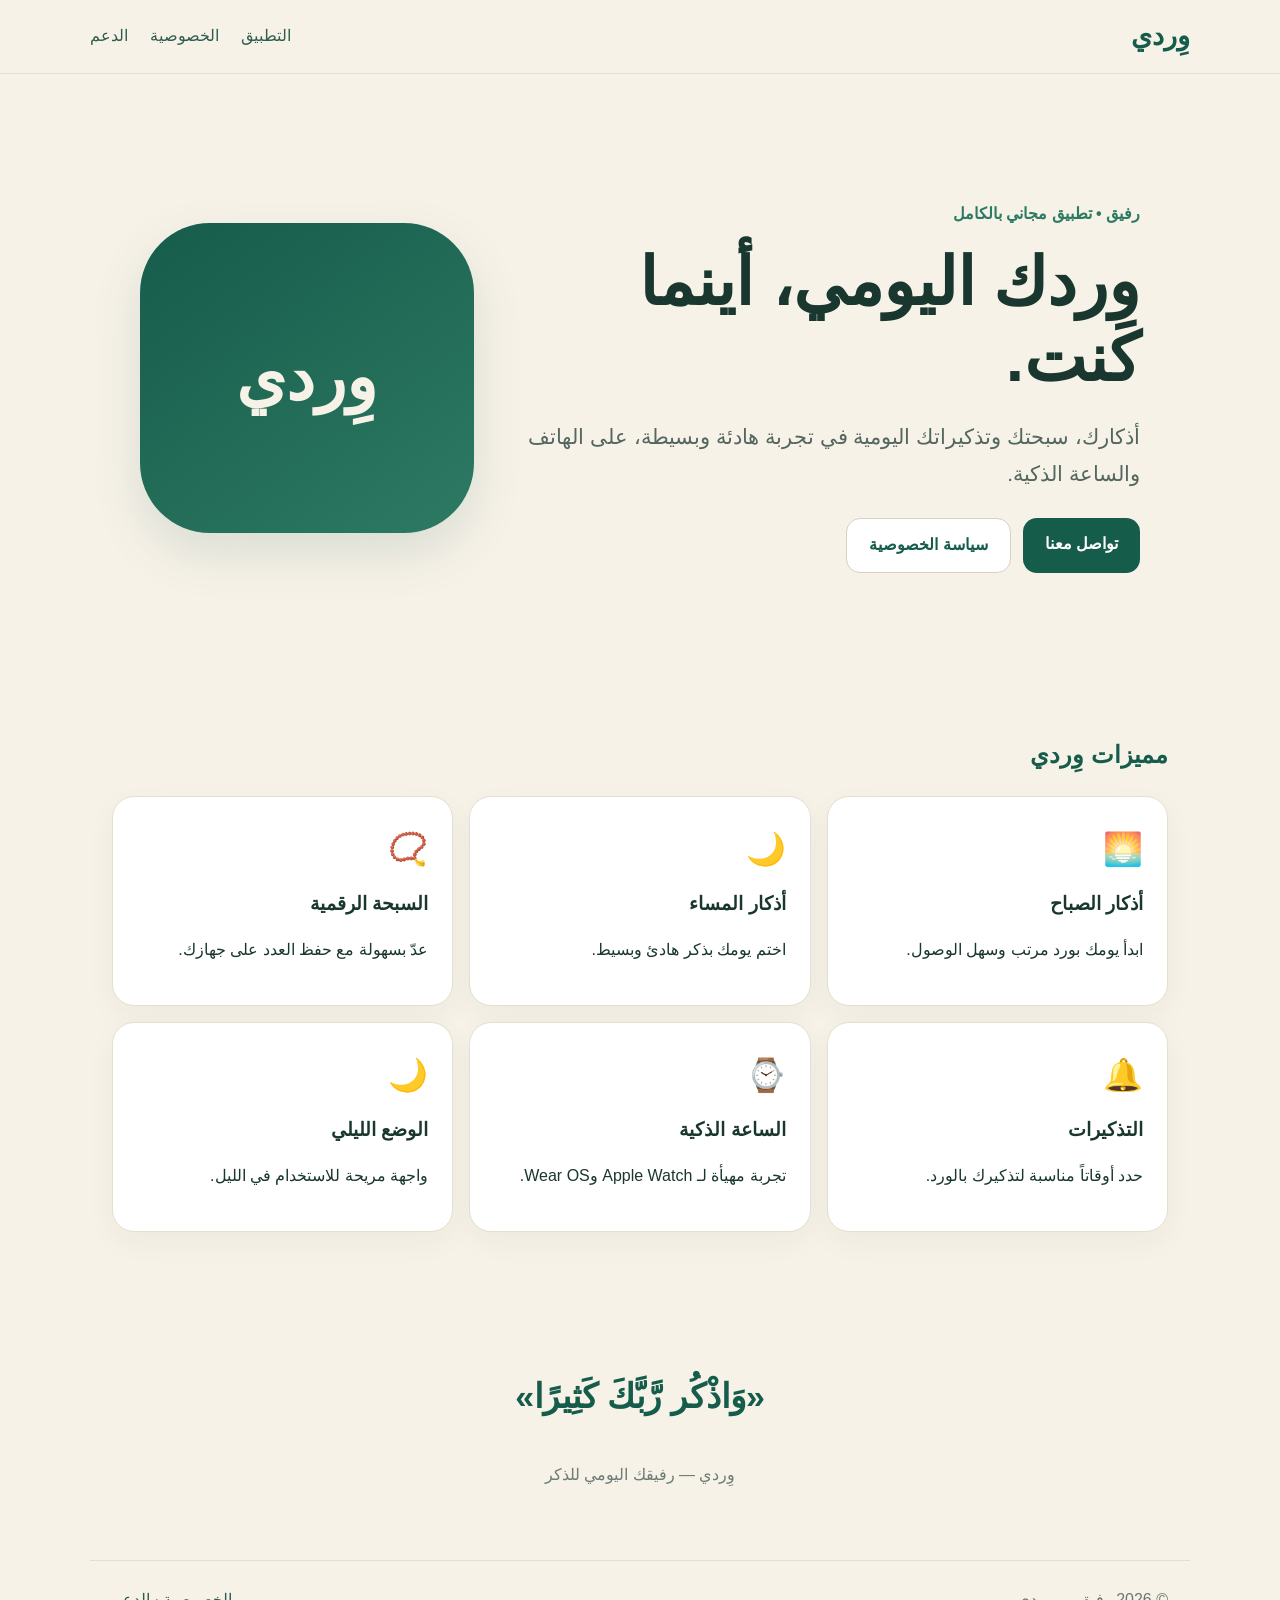
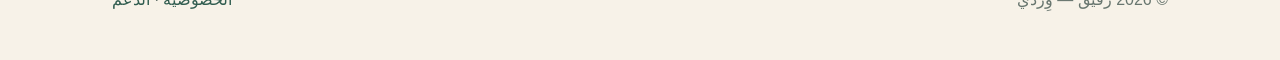
<file: index.html>
<!doctype html>
<html lang="ar" dir="rtl">
<head>
<meta charset="utf-8">
<meta name="viewport" content="width=device-width,initial-scale=1">
<title>وِردي — وردك اليومي، أينما كنت</title>
<meta name="description" content="وِردي تطبيق مجاني للأذكار والسبحة الرقمية، للهاتف والساعة الذكية.">
<link rel="stylesheet" href="style.css">
</head>
<body>
<header class="nav">
  <a class="brand" href="index.html">وِردي</a>
  <nav>
    <a href="index.html">التطبيق</a>
    <a href="privacy.html">الخصوصية</a>
    <a href="support.html">الدعم</a>
  </nav>
</header>
<main>
<section class="hero">
  <div>
    <p class="eyebrow">رفيق • تطبيق مجاني بالكامل</p>
    <h1>وِردك اليومي، أينما كنت.</h1>
    <p class="lead">أذكارك، سبحتك وتذكيراتك اليومية في تجربة هادئة وبسيطة، على الهاتف والساعة الذكية.</p>
    <div class="buttons">
      <a class="button" href="support.html">تواصل معنا</a>
      <a class="button secondary" href="privacy.html">سياسة الخصوصية</a>
    </div>
  </div>
  <div class="mark">وِردي</div>
</section>

<section class="section">
<h2>مميزات وِردي</h2>
<div class="grid">
<article><span>🌅</span><h3>أذكار الصباح</h3><p>ابدأ يومك بورد مرتب وسهل الوصول.</p></article>
<article><span>🌙</span><h3>أذكار المساء</h3><p>اختم يومك بذكر هادئ وبسيط.</p></article>
<article><span>📿</span><h3>السبحة الرقمية</h3><p>عدّ بسهولة مع حفظ العدد على جهازك.</p></article>
<article><span>🔔</span><h3>التذكيرات</h3><p>حدد أوقاتاً مناسبة لتذكيرك بالورد.</p></article>
<article><span>⌚</span><h3>الساعة الذكية</h3><p>تجربة مهيأة لـ Apple Watch وWear OS.</p></article>
<article><span>🌙</span><h3>الوضع الليلي</h3><p>واجهة مريحة للاستخدام في الليل.</p></article>
</div>
</section>

<section class="section quote">
<p>«وَاذْكُر رَّبَّكَ كَثِيرًا»</p>
<small>وِردي — رفيقك اليومي للذكر</small>
</section>
</main>
<footer>
  <span>© 2026 رفيق — وِردي</span>
  <span><a href="privacy.html">الخصوصية</a> · <a href="support.html">الدعم</a></span>
</footer>
</body>
</html>
</file>
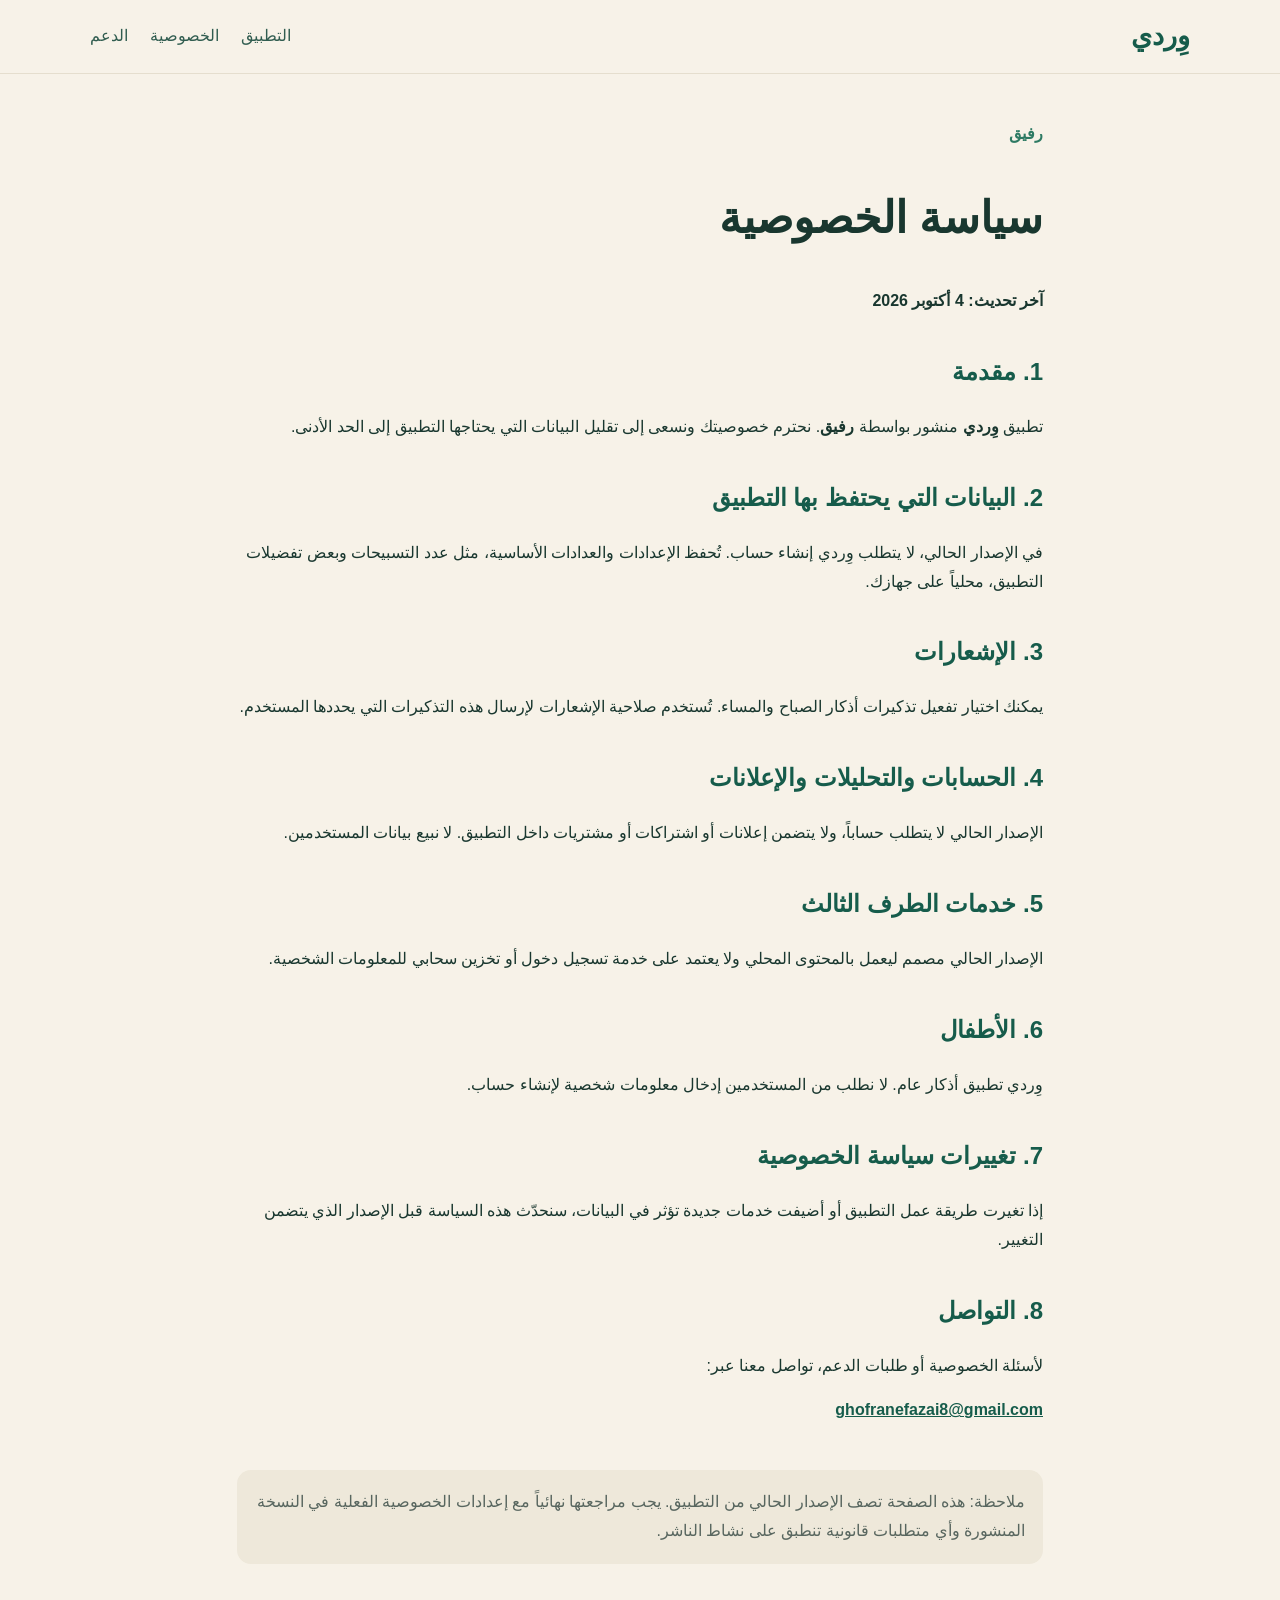
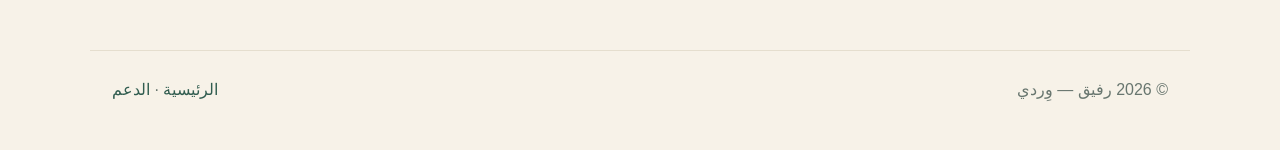
<file: privacy.html>
<!doctype html>
<html lang="ar" dir="rtl">
<head><meta charset="utf-8"><meta name="viewport" content="width=device-width,initial-scale=1">
<title>سياسة الخصوصية — وِردي</title><link rel="stylesheet" href="style.css"></head>
<body>
<header class="nav"><a class="brand" href="index.html">وِردي</a><nav><a href="index.html">التطبيق</a><a href="privacy.html">الخصوصية</a><a href="support.html">الدعم</a></nav></header>
<main class="document">
<p class="eyebrow">رفيق</p>
<h1>سياسة الخصوصية</h1>
<p><strong>آخر تحديث: 4 أكتوبر 2026</strong></p>

<h2>1. مقدمة</h2>
<p>تطبيق <strong>وِردي</strong> منشور بواسطة <strong>رفيق</strong>. نحترم خصوصيتك ونسعى إلى تقليل البيانات التي يحتاجها التطبيق إلى الحد الأدنى.</p>

<h2>2. البيانات التي يحتفظ بها التطبيق</h2>
<p>في الإصدار الحالي، لا يتطلب وِردي إنشاء حساب. تُحفظ الإعدادات والعدادات الأساسية، مثل عدد التسبيحات وبعض تفضيلات التطبيق، محلياً على جهازك.</p>

<h2>3. الإشعارات</h2>
<p>يمكنك اختيار تفعيل تذكيرات أذكار الصباح والمساء. تُستخدم صلاحية الإشعارات لإرسال هذه التذكيرات التي يحددها المستخدم.</p>

<h2>4. الحسابات والتحليلات والإعلانات</h2>
<p>الإصدار الحالي لا يتطلب حساباً، ولا يتضمن إعلانات أو اشتراكات أو مشتريات داخل التطبيق. لا نبيع بيانات المستخدمين.</p>

<h2>5. خدمات الطرف الثالث</h2>
<p>الإصدار الحالي مصمم ليعمل بالمحتوى المحلي ولا يعتمد على خدمة تسجيل دخول أو تخزين سحابي للمعلومات الشخصية.</p>

<h2>6. الأطفال</h2>
<p>وِردي تطبيق أذكار عام. لا نطلب من المستخدمين إدخال معلومات شخصية لإنشاء حساب.</p>

<h2>7. تغييرات سياسة الخصوصية</h2>
<p>إذا تغيرت طريقة عمل التطبيق أو أضيفت خدمات جديدة تؤثر في البيانات، سنحدّث هذه السياسة قبل الإصدار الذي يتضمن التغيير.</p>

<h2>8. التواصل</h2>
<p>لأسئلة الخصوصية أو طلبات الدعم، تواصل معنا عبر:</p>
<p><a class="email" href="mailto:ghofranefazai8@gmail.com">ghofranefazai8@gmail.com</a></p>

<p class="note">ملاحظة: هذه الصفحة تصف الإصدار الحالي من التطبيق. يجب مراجعتها نهائياً مع إعدادات الخصوصية الفعلية في النسخة المنشورة وأي متطلبات قانونية تنطبق على نشاط الناشر.</p>
</main>
<footer><span>© 2026 رفيق — وِردي</span><span><a href="index.html">الرئيسية</a> · <a href="support.html">الدعم</a></span></footer>
</body></html>
</file>
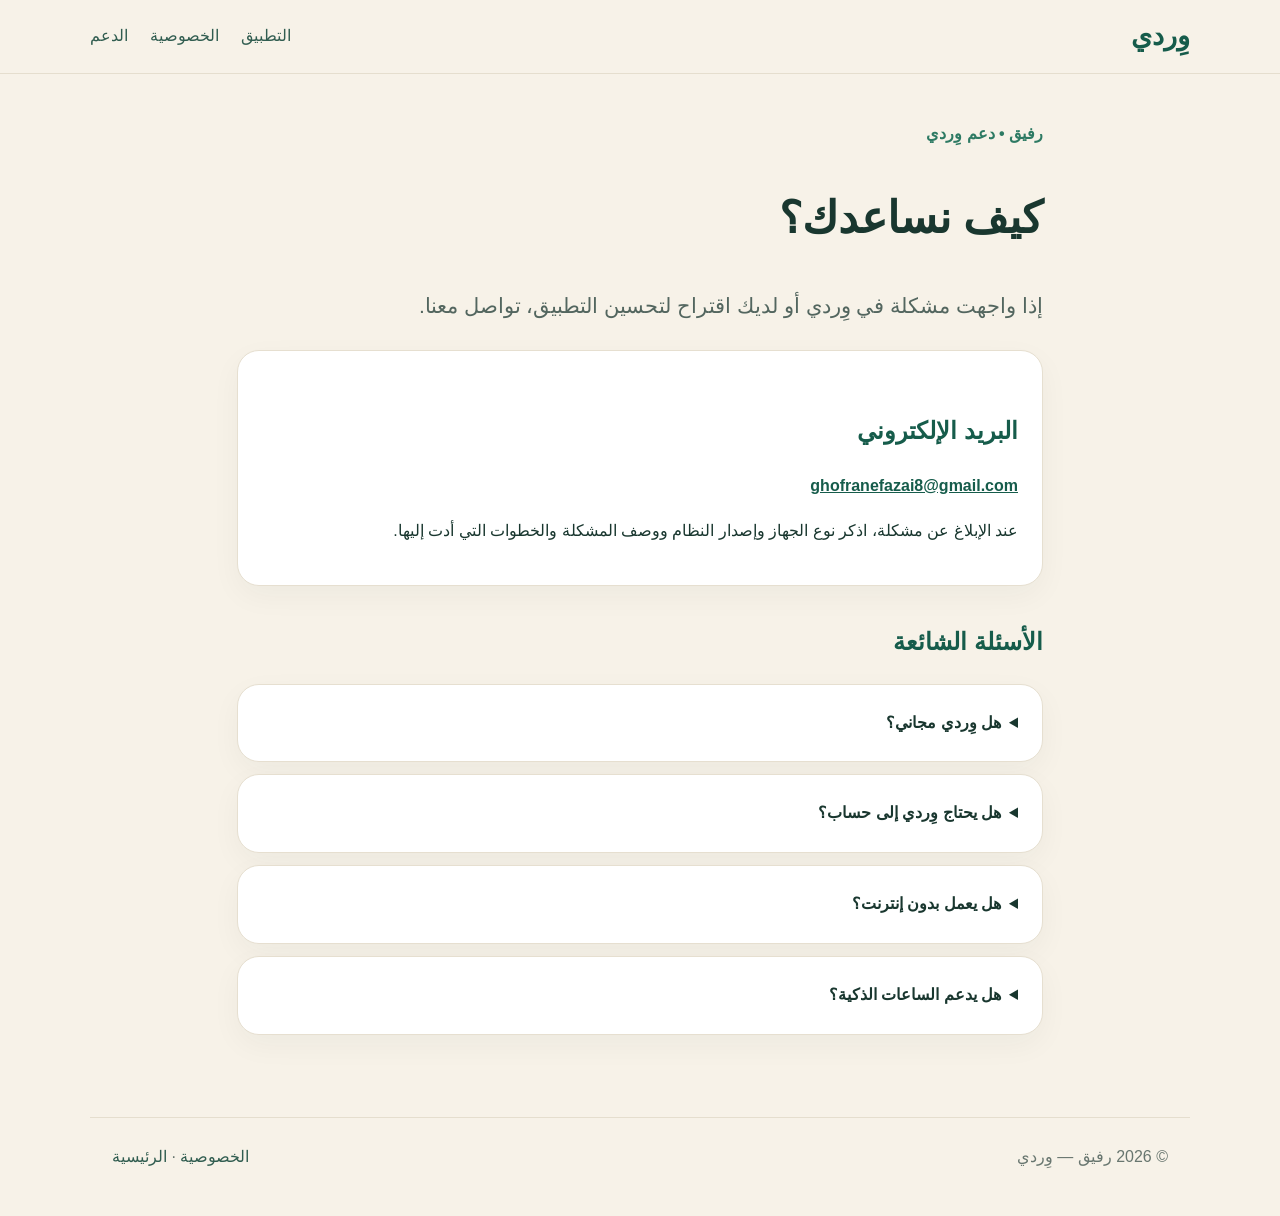
<file: support.html>
<!doctype html>
<html lang="ar" dir="rtl">
<head><meta charset="utf-8"><meta name="viewport" content="width=device-width,initial-scale=1">
<title>الدعم — وِردي</title><link rel="stylesheet" href="style.css"></head>
<body>
<header class="nav"><a class="brand" href="index.html">وِردي</a><nav><a href="index.html">التطبيق</a><a href="privacy.html">الخصوصية</a><a href="support.html">الدعم</a></nav></header>
<main class="document">
<p class="eyebrow">رفيق • دعم وِردي</p>
<h1>كيف نساعدك؟</h1>
<p class="lead">إذا واجهت مشكلة في وِردي أو لديك اقتراح لتحسين التطبيق، تواصل معنا.</p>

<div class="support-card">
<h2>البريد الإلكتروني</h2>
<p><a class="email" href="mailto:ghofranefazai8@gmail.com">ghofranefazai8@gmail.com</a></p>
<p>عند الإبلاغ عن مشكلة، اذكر نوع الجهاز وإصدار النظام ووصف المشكلة والخطوات التي أدت إليها.</p>
</div>

<h2>الأسئلة الشائعة</h2>
<details><summary>هل وِردي مجاني؟</summary><p>نعم، النسخة المقترحة مجانية بالكامل ولا تتضمن اشتراكات أو مشتريات داخل التطبيق.</p></details>
<details><summary>هل يحتاج وِردي إلى حساب؟</summary><p>لا يحتاج الإصدار الحالي إلى حساب لاستخدام الأذكار والسبحة الأساسية.</p></details>
<details><summary>هل يعمل بدون إنترنت؟</summary><p>المحتوى الأساسي المحلي مصمم للعمل دون اتصال بالإنترنت.</p></details>
<details><summary>هل يدعم الساعات الذكية؟</summary><p>نعم، توجد تجربة مخصصة لـ Apple Watch وWear OS.</p></details>
</main>
<footer><span>© 2026 رفيق — وِردي</span><span><a href="privacy.html">الخصوصية</a> · <a href="index.html">الرئيسية</a></span></footer>
</body></html>
</file>
<file: style.css>
*{box-sizing:border-box}html{scroll-behavior:smooth}body{margin:0;font-family:Arial,"Noto Sans Arabic",sans-serif;background:#f7f2e8;color:#19372f;line-height:1.8}.nav{height:74px;display:flex;align-items:center;justify-content:space-between;padding:0 max(22px,calc((100% - 1100px)/2));background:rgba(247,242,232,.94);border-bottom:1px solid #e5dece;position:sticky;top:0;z-index:2}.brand{font-size:27px;font-weight:800;color:#165c4b;text-decoration:none}.nav nav{display:flex;gap:22px}.nav nav a,footer a{color:#315d50;text-decoration:none}.hero{max-width:1100px;margin:60px auto;padding:50px;display:grid;grid-template-columns:1.5fr .8fr;gap:40px;align-items:center}.eyebrow{color:#2d7a63;font-weight:700}.hero h1{font-size:clamp(38px,6vw,66px);line-height:1.15;margin:10px 0}.lead{font-size:21px;color:#53665f;max-width:700px}.buttons{display:flex;gap:12px;flex-wrap:wrap;margin-top:25px}.button{background:#165c4b;color:white;padding:12px 22px;border-radius:14px;text-decoration:none;font-weight:700}.button.secondary{background:white;color:#165c4b;border:1px solid #d8d0c0}.mark{height:310px;border-radius:70px;background:linear-gradient(145deg,#165c4b,#2d7a63);display:flex;align-items:center;justify-content:center;color:#f7f2e8;font-size:64px;font-weight:800;box-shadow:0 20px 50px #165c4b22}.section,.document{max-width:1100px;margin:0 auto;padding:30px 22px 70px}.section h2,.document h2{color:#165c4b}.grid{display:grid;grid-template-columns:repeat(3,1fr);gap:16px}.grid article,.support-card,details{background:white;border:1px solid #e6dfd0;border-radius:22px;padding:24px;box-shadow:0 10px 30px #19372f0b}.grid span{font-size:32px}.grid h3{margin:8px 0}.quote{text-align:center;font-size:34px;font-weight:800;color:#165c4b}.quote small{display:block;font-size:16px;font-weight:400;color:#6c7c76}.document{max-width:850px}.document h1{font-size:44px}.document h2{margin-top:34px}.email{color:#165c4b;font-weight:700}.note{margin-top:45px;padding:18px;background:#eee8da;border-radius:14px;color:#58665f}.support-card{margin:25px 0}details{margin:12px 0}summary{cursor:pointer;font-weight:700}footer{max-width:1100px;margin:auto;padding:25px 22px 45px;display:flex;justify-content:space-between;border-top:1px solid #e5dece;color:#68766f}@media(max-width:750px){.nav{height:auto;padding:16px 18px;gap:12px}.nav nav{gap:10px;font-size:14px}.hero{grid-template-columns:1fr;padding:30px 22px;margin:20px auto}.mark{height:210px}.grid{grid-template-columns:1fr}.document h1{font-size:36px}footer{flex-direction:column;gap:8px}}
</file>
